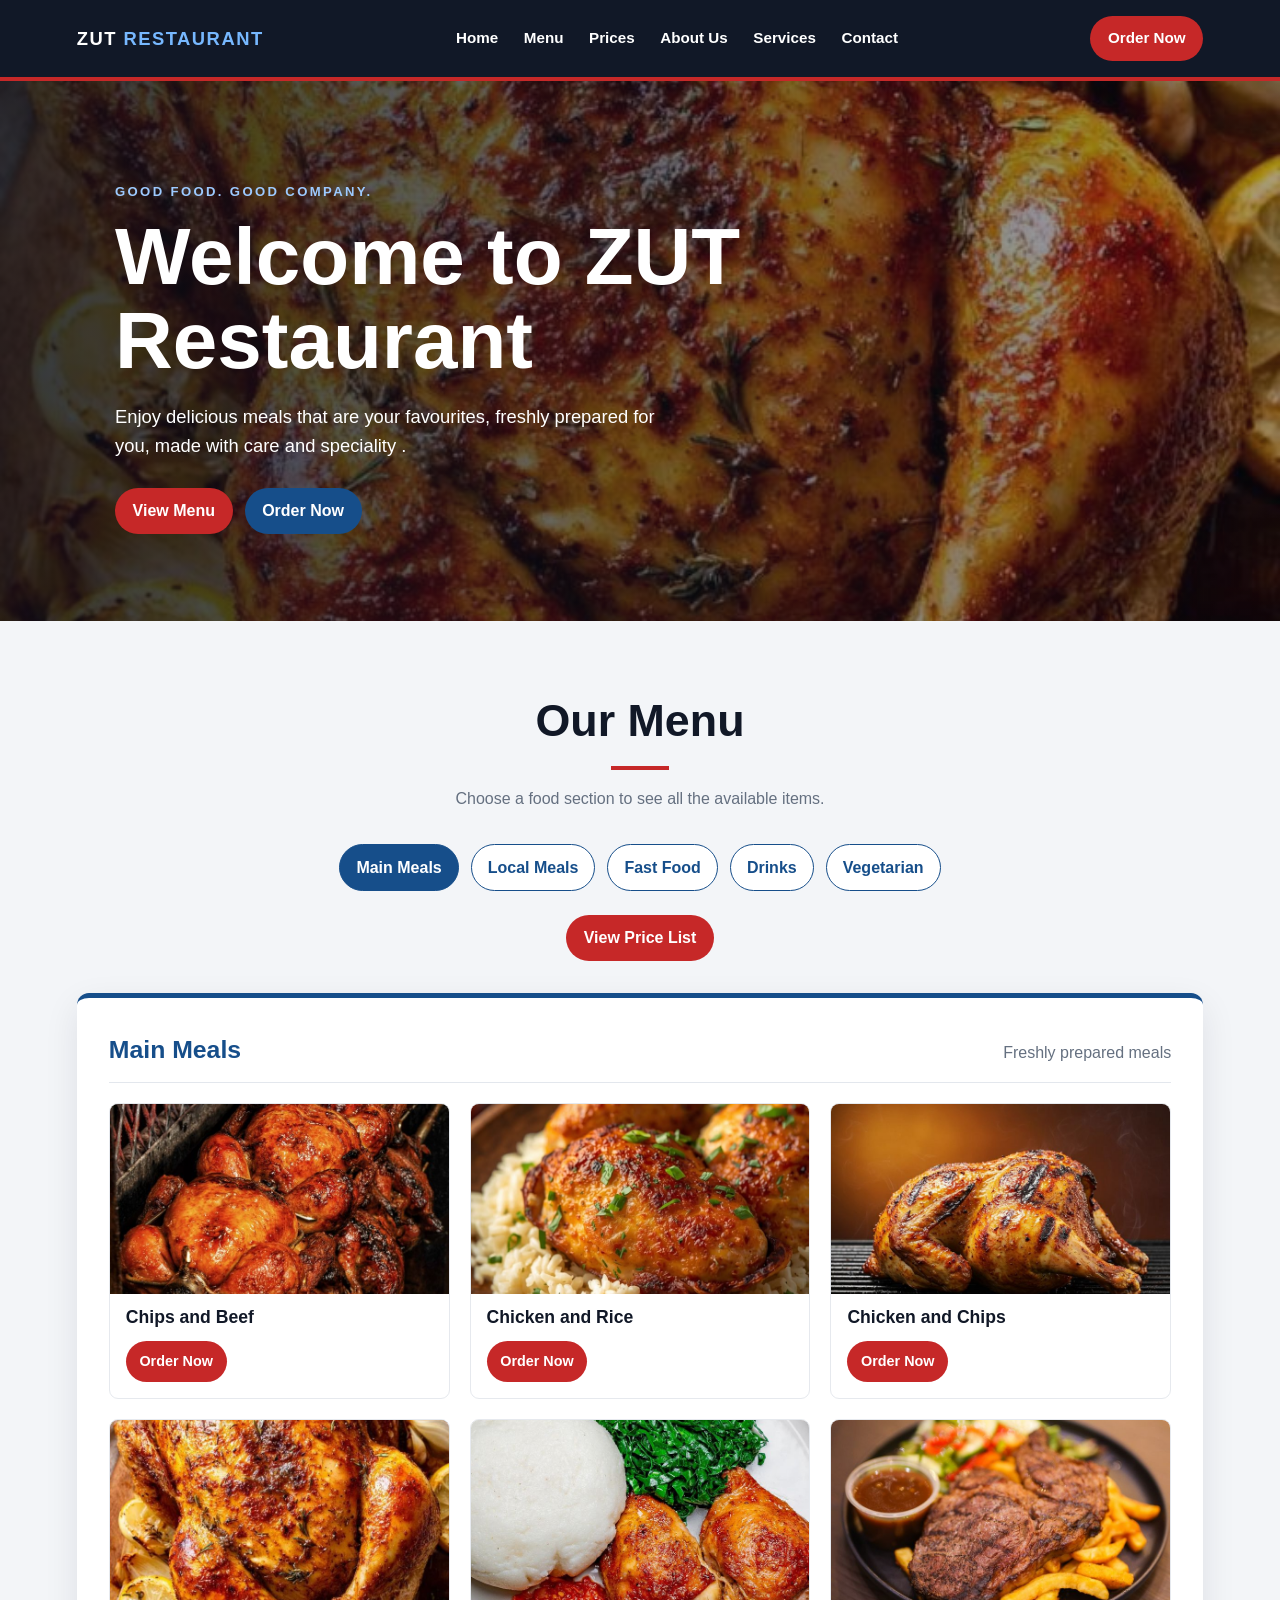
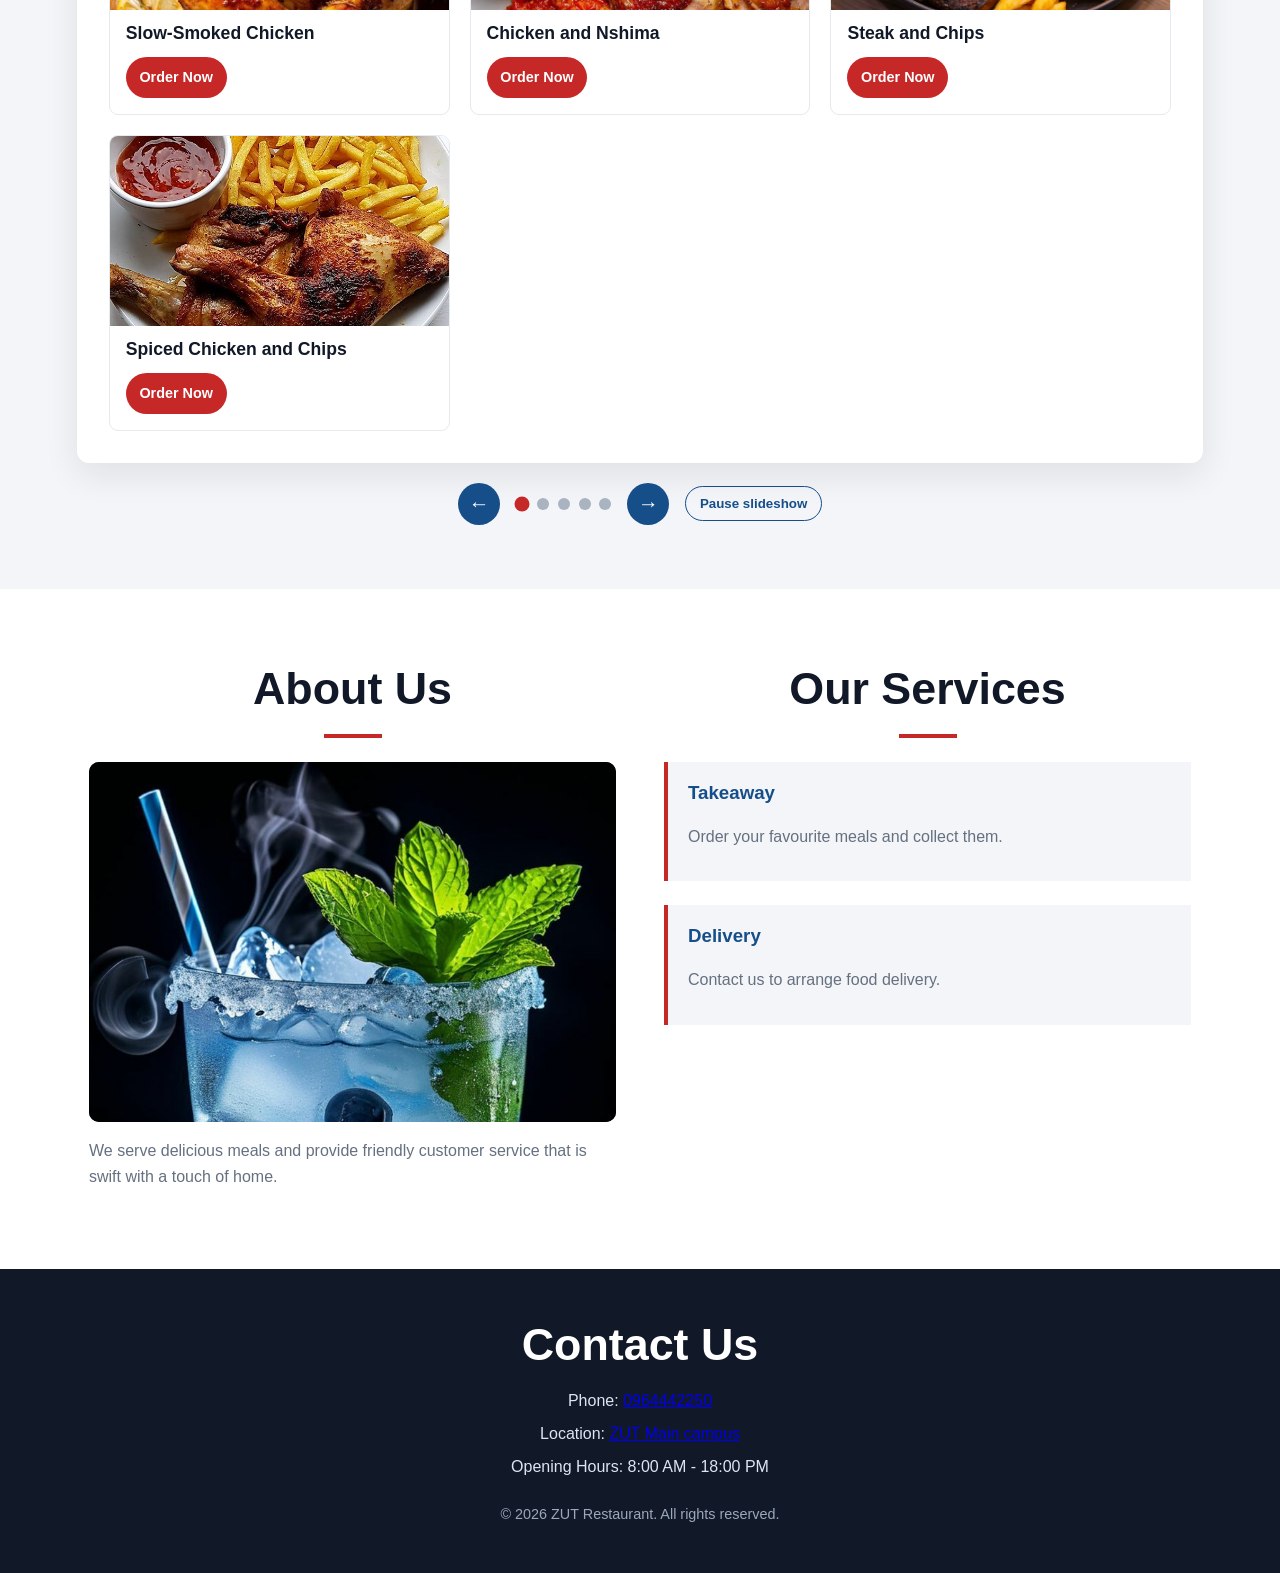
<file: index.html>
<!DOCTYPE html>
<html lang="en">
<head>
    <meta charset="UTF-8">
    <meta name="viewport" content="width=device-width, initial-scale=1.0">
    <meta name="theme-color" content="#111827">
    <title>ZUT Restaurant | Fresh, Local Food</title>
    <link rel="stylesheet" href="style.css">
</head>

<body>

    <!-- HEADER -->
    <header>
        <a href="#home" class="logo">ZUT <span>RESTAURANT</span></a>

        <nav class="main-navigation">
            <a href="#home">Home</a>
            <a href="#menu">Menu</a>
            <a href="prices.html">Prices</a>
            <a href="#about">About Us</a>
            <a href="#services">Services</a>
            <a href="#contact">Contact</a>
        </nav>

        <nav class="header-order">
            <a href="order.html">Order Now</a>
        </nav>
    </header>


    <main>

        <!-- WELCOME SECTION -->
        <section id="home" class="hero">

            <figure class="hero-image">
                <a href="image/main%20meal/Slow-Smoked%20Whole%20Chicken%20with%20Crispy%20Skin%20and%20Tender%20Meat.jpg">
                    <img src="image/main%20meal/Slow-Smoked%20Whole%20Chicken%20with%20Crispy%20Skin%20and%20Tender%20Meat.jpg"
                         alt="Freshly grilled chicken served with a colourful side salad">
                </a>
            </figure>

            <section class="hero-content">
                <p class="eyebrow">GOOD FOOD. GOOD COMPANY.</p>
                <h1>Welcome to ZUT Restaurant</h1>
                <p>Enjoy delicious meals that are your favourites, freshly prepared for you, made with care and speciality .</p>

                <nav class="hero-buttons" aria-label="Restaurant actions">
                    <a href="#menu" class="button">View Menu</a>
                    <a href="order.html" class="button">Order Now</a>
                </nav>
            </section>

        </section>


        <!-- MENU SECTION -->
        <section id="menu" class="menu-section">
            <h2>Our Menu</h2>

            <p class="menu-intro">Choose a food section to see all the available items.</p>
            <nav class="food-section-nav" aria-label="Choose a food section">
                <a href="#food-list" data-slide-index="0">Main Meals</a>
                <a href="#food-list" data-slide-index="1">Local Meals</a>
                <a href="#food-list" data-slide-index="2">Fast Food</a>
                <a href="#food-list" data-slide-index="3">Drinks</a>
                <a href="#food-list" data-slide-index="4">Vegetarian</a>
            </nav>
            <p class="price-page-link"><a class="button" href="prices.html">View Price List</a></p>
            <div class="menu-slideshow" role="region" aria-roledescription="carousel" aria-label="Restaurant menu">
                <div class="menu-slides" id="food-list" tabindex="-1">

                <!-- MAIN MEALS -->
                <section class="menu-slide" aria-label="Main meals">
                    <div class="slide-heading">
                    <h3>Main Meals</h3>
                    <p>Freshly prepared meals </p>
                    </div>

                    <article class="menu-item">
                        <a href="image/main%20meal/download%20(3).jpg">
                            <img src="image/main%20meal/download%20(3).jpg"
                                 alt="Chips and beef">
                        </a>
                        <h4>Chips and Beef</h4>
                    </article>

                    <article class="menu-item">
                        <a href="image/main%20meal/chicken%20and%20rice%20baked%20in%20oven.jpg">
                            <img src="image/main%20meal/chicken%20and%20rice%20baked%20in%20oven.jpg"
                                 alt="Chicken and rice">
                        </a>
                        <h4>Chicken and Rice</h4>
                    </article>

                    <article class="menu-item">
                        <a href="image/main%20meal/Portuguese%20Frango%20no%20Churrasco%20%28Grilled%20Chicken%29%E2%80%A6.jpg">
                            <img src="image/main%20meal/Portuguese%20Frango%20no%20Churrasco%20%28Grilled%20Chicken%29%E2%80%A6.jpg"
                                 alt="Grilled chicken served with chips">
                        </a>
                        <h4>Chicken and Chips</h4>
                    </article>

                    <article class="menu-item">
                        <a href="image/main%20meal/Slow-Smoked%20Whole%20Chicken%20with%20Crispy%20Skin%20and%20Tender%20Meat.jpg">
                            <img src="image/main%20meal/Slow-Smoked%20Whole%20Chicken%20with%20Crispy%20Skin%20and%20Tender%20Meat.jpg"
                                 alt="Whole chicken smoked until tender with crispy skin">
                        </a>
                        <h4>Slow-Smoked Chicken</h4>
                    </article>

                    <article class="menu-item">
                        <a href="image/main%20meal/Look%20at%20what%20I%20had%20my%20sadza%20with%E2%80%94an%20elite%20plate%20if%E2%80%A6.jpg">
                            <img src="image/main%20meal/Look%20at%20what%20I%20had%20my%20sadza%20with%E2%80%94an%20elite%20plate%20if%E2%80%A6.jpg"
                                 alt="Chicken, nshima and vegetables">
                        </a>
                        <h4>Chicken and Nshima</h4>
                    </article>

                    <article class="menu-item">
                        <a href="image/main%20meal/%F0%9F%8D%B4%20What%E2%80%99s%20for%20Dinner%20Tonight_%20%F0%9F%8D%B4__Tonight%E2%80%99s%E2%80%A6.jpg">
                            <img src="image/main%20meal/%F0%9F%8D%B4%20What%E2%80%99s%20for%20Dinner%20Tonight_%20%F0%9F%8D%B4__Tonight%E2%80%99s%E2%80%A6.jpg"
                                 alt="Steak served with French fries">
                        </a>
                        <h4>Steak and Chips</h4>
                    </article>

                    <article class="menu-item">
                        <a href="image/main%20meal/Nigerian%20Pepper%20Sauce-%20Ata%20Dindin%20-%20Sisi%20Jemimah.jpg">
                            <img src="image/main%20meal/Nigerian%20Pepper%20Sauce-%20Ata%20Dindin%20-%20Sisi%20Jemimah.jpg"
                                 alt="Spiced chicken with chips and pepper sauce">
                        </a>
                        <h4>Spiced Chicken and Chips</h4>
                    </article>

                </section>


                <!-- LOCAL MEALS -->
                <section class="menu-slide" aria-label="Local meals" hidden>
                    <div class="slide-heading">
                    <h3>Local Meals</h3>
                    <p>A taste of home specially done to leave you craving for more</p>
                    </div>

                    <article class="menu-item">
                        <a href="image/local%20food/Chikanda%20%20%20%20%20_%20%20%20%20TOP%2010%20Traditional%20Zambian%20Foods%20you%20MUST%20try%20%20%20%20_%20%20%20Zambia.jpg">
                            <img src="image/local%20food/Chikanda%20%20%20%20%20_%20%20%20%20TOP%2010%20Traditional%20Zambian%20Foods%20you%20MUST%20try%20%20%20%20_%20%20%20Zambia.jpg"
                                 alt="Chikanda">
                        </a>
                        <h4>Chikanda(African polony)</h4>
                    </article>

                    <article class="menu-item">
                        <a href="image/local%20food/Food_African%20food.jpg">
                            <img src="image/local%20food/Food_African%20food.jpg"
                                 alt="Ifisashi">
                        </a>
                        <h4>Ifisashi</h4>
                    </article>

                    <article class="menu-item">
                        <a href="image/local%20food/Look%20at%20what%20I%20had%20my%20sadza%20with%E2%80%94an%20elite%20plate%20if%E2%80%A6.jpg">
                            <img src="image/local%20food/Look%20at%20what%20I%20had%20my%20sadza%20with%E2%80%94an%20elite%20plate%20if%E2%80%A6.jpg"
                                 alt="Chicken and nshima">
                        </a>
                        <h4>Chicken and Nshima</h4>
                    </article>

                </section>


                <!-- FAST FOOD -->
                <section class="menu-slide" aria-label="Fast food" hidden>
                    <div class="slide-heading">
                    <h3>Swift (fast) Foods</h3>
                    <p>Quick bites of quality </p>
                    </div>

                    <article class="menu-item">
                        <a href="image/other%20categories/fast%20food/Sambusas.jpg">
                            <img src="image/other%20categories/fast%20food/Sambusas.jpg"
                                 alt="Golden samusas">
                        </a>
                        <h4>Samusas</h4>
                    </article>

                    <article class="menu-item">
                        <a href="image/other%20categories/fast%20food/Sausage%20Roll%20Recipe%20(Picnic%20Idea).jpg">
                            <img src="image/other%20categories/fast%20food/Sausage%20Roll%20Recipe%20(Picnic%20Idea).jpg"
                                 alt="Freshly baked sausage rolls">
                        </a>
                        <h4>Sausage Rolls</h4>
                    </article>

                    <article class="menu-item">
                        <a href="image/other%20categories/fast%20food/590393832434689260.jpg">
                            <img src="image/other%20categories/fast%20food/590393832434689260.jpg"
                                 alt="Crispy French fries">
                        </a>
                        <h4>French Fries</h4>
                    </article>

                    <article class="menu-item">
                        <a href="image/other%20categories/fast%20food/955889089676317716.jpg">
                            <img src="image/other%20categories/fast%20food/955889089676317716.jpg"
                                 alt="Assorted iced doughnuts">
                        </a>
                        <h4>Doughnuts</h4>
                    </article>

                    <article class="menu-item">
                        <a href="image/other%20categories/fast%20food/1138214505841096259.jpg">
                            <img src="image/other%20categories/fast%20food/1138214505841096259.jpg"
                                 alt="Toasted sandwich with cheese and vegetables">
                        </a>
                        <h4>Toasted Sandwich</h4>
                    </article>

                </section>

                <!-- DRINKS -->
                <section class="menu-slide" aria-label="Drinks" hidden>
                    <div class="slide-heading">
                    <h3>Drinks</h3>
                    <p>Refreshing drinks and cold treats</p>
                    </div>

                    <article class="menu-item">
                        <a href="image/other%20categories/drinks/Coca%20Cola%20%F0%9F%A5%83.jpg">
                            <img src="image/other%20categories/drinks/Coca%20Cola%20%F0%9F%A5%83.jpg"
                                 alt="Coca-Cola">
                        </a>
                        <h4>Coca-Cola</h4>
                    </article>

                    <article class="menu-item">
                        <a href="image/other%20categories/drinks/740068151305702632.jpg">
                            <img src="image/other%20categories/drinks/740068151305702632.jpg"
                                 alt="Assorted fruit mocktails">
                        </a>
                        <h4>Fruit Mocktails</h4>
                    </article>

                    <article class="menu-item">
                        <a href="image/other%20categories/drinks/1084663891532659304.jpg">
                            <img src="image/other%20categories/drinks/1084663891532659304.jpg"
                                 alt="Iced lemonade with fresh lemon">
                        </a>
                        <h4>Iced Lemonade</h4>
                    </article>

                    <article class="menu-item">
                        <a href="image/other%20categories/drinks/955607614698612137.jpg">
                            <img src="image/other%20categories/drinks/955607614698612137.jpg"
                                 alt="Chilled Coca-Cola in a glass bottle">
                        </a>
                        <h4> Coca-Cola</h4>
                    </article>

                    <article class="menu-item">
                        <a href="image/other%20categories/drinks/Easy%20Oreo%20Milkshake%20%28Only%203%20Ingredients%21%29.jpg">
                            <img src="image/other%20categories/drinks/Easy%20Oreo%20Milkshake%20%28Only%203%20Ingredients%21%29.jpg"
                                 alt="Creamy Oreo milkshake">
                        </a>
                        <h4>Oreo Milkshake</h4>
                    </article>

                </section>

                <!-- VEGETARIAN -->
                <section class="menu-slide" aria-label="Vegetarian meals" hidden>
                    <div class="slide-heading">
                    <h3>Vegetarian Meals</h3>
                    <p>Fresh salads and meat-free meals</p>
                    </div>

                    <article class="menu-item">
                        <a href="image/other%20categories/vagetarian%20meal/Best%20Simple%20Side%20Salad.jpg">
                            <img src="image/other%20categories/vagetarian%20meal/Best%20Simple%20Side%20Salad.jpg"
                                 alt="Fresh side salad">
                        </a>
                        <h4>Fresh Side Salad</h4>
                    </article>

                    <article class="menu-item">
                        <a href="image/other%20categories/vagetarian%20meal/31%20Hearty%20Vegan%20Dinner%20Recipes%20for%20Veganuary%202024.jpg">
                            <img src="image/other%20categories/vagetarian%20meal/31%20Hearty%20Vegan%20Dinner%20Recipes%20for%20Veganuary%202024.jpg"
                                 alt="Hearty vegan dinner bowl with vegetables and grains">
                        </a>
                        <h4>Hearty Vegan Bowl</h4>
                    </article>

                    <article class="menu-item">
                        <a href="image/other%20categories/vagetarian%20meal/Coleslaw%20Recipe%20%7BOnly%204%20Ingredients%21%7D.jpg">
                            <img src="image/other%20categories/vagetarian%20meal/Coleslaw%20Recipe%20%7BOnly%204%20Ingredients%21%7D.jpg"
                                 alt="Creamy cabbage and carrot coleslaw">
                        </a>
                        <h4>Coleslaw</h4>
                    </article>

                    <article class="menu-item">
                        <a href="image/other%20categories/vagetarian%20meal/Easy%20Vegan%20Dinner%20Recipes%20for%20Beginners.jpg">
                            <img src="image/other%20categories/vagetarian%20meal/Easy%20Vegan%20Dinner%20Recipes%20for%20Beginners.jpg"
                                 alt="Baked sweet potatoes filled with a vegan vegetable mixture">
                        </a>
                        <h4>Stuffed Sweet Potato</h4>
                    </article>

                    <article class="menu-item">
                        <a href="image/other%20categories/vagetarian%20meal/Recipes%20By%20Emily.jpg">
                            <img src="image/other%20categories/vagetarian%20meal/Recipes%20By%20Emily.jpg"
                                 alt="Steamed broccoli, cauliflower and carrots">
                        </a>
                        <h4>Steamed Vegetables</h4>
                    </article>

                </section>

                </div>
                <nav class="carousel-controls" aria-label="Menu slideshow controls">
                    <button class="carousel-arrow" type="button" data-direction="-1" aria-label="Previous menu category">&#8592;</button>
                    <div class="carousel-dots" role="group" aria-label="Choose menu category"></div>
                    <button class="carousel-arrow" type="button" data-direction="1" aria-label="Next menu category">&#8594;</button>
                    <button class="carousel-toggle" type="button" aria-pressed="false">Pause slideshow</button>
                </nav>
                <p class="visually-hidden" aria-live="polite" aria-atomic="true" id="slide-status"></p>
            </div>
        </section>


        <!-- ABOUT US AND SERVICES -->
        <section class="information">

            <section id="about" class="about-us">
                <h2>About Us</h2>

                <figure>
                    <a href="image/other%20categories/drinks/M%C3%A1y%20l%C3%A0m%20%C4%91%C3%A1%20vi%C3%AAn%20vu%C3%B4ng.jpg">
                        <img src="image/other%20categories/drinks/M%C3%A1y%20l%C3%A0m%20%C4%91%C3%A1%20vi%C3%AAn%20vu%C3%B4ng.jpg"
                             alt="A tall glass of bright blue iced drink with blueberries and mint">
                    </a>
                </figure>

                <p>
                    We serve delicious meals and provide
                    friendly customer service that is swift with a touch of home.
                </p>
            </section>


            <section id="services" class="services">
                <h2>Our Services</h2>

                <article class="service-item" data-order-type="takeaway">
                    <h3>Takeaway</h3>
                    <p>Order your favourite meals and collect them.</p>
                </article>

                <article class="service-item" data-order-type="delivery">
                    <h3>Delivery</h3>
                    <p>Contact us to arrange food delivery.</p>
                </article>
            </section>

        </section>

    </main>


    <!-- FOOTER -->
    <footer id="contact">
        <h2>Contact Us</h2>
        <p>Phone: <a href="tel:+260964442250">0964442250</a></p>
        <p>Location: <a href="https://www.google.com/maps/search/?api=1&amp;query=ZUT%20Main%20Campus" target="_blank" rel="noopener noreferrer">ZUT Main campus</a></p>
        <p>Opening Hours: 8:00 AM - 18:00 PM</p>

        <p>&copy; 2026 ZUT Restaurant. All rights reserved.</p>
    </footer>

<script src="script.js"></script>
</body>
</html>
</file>
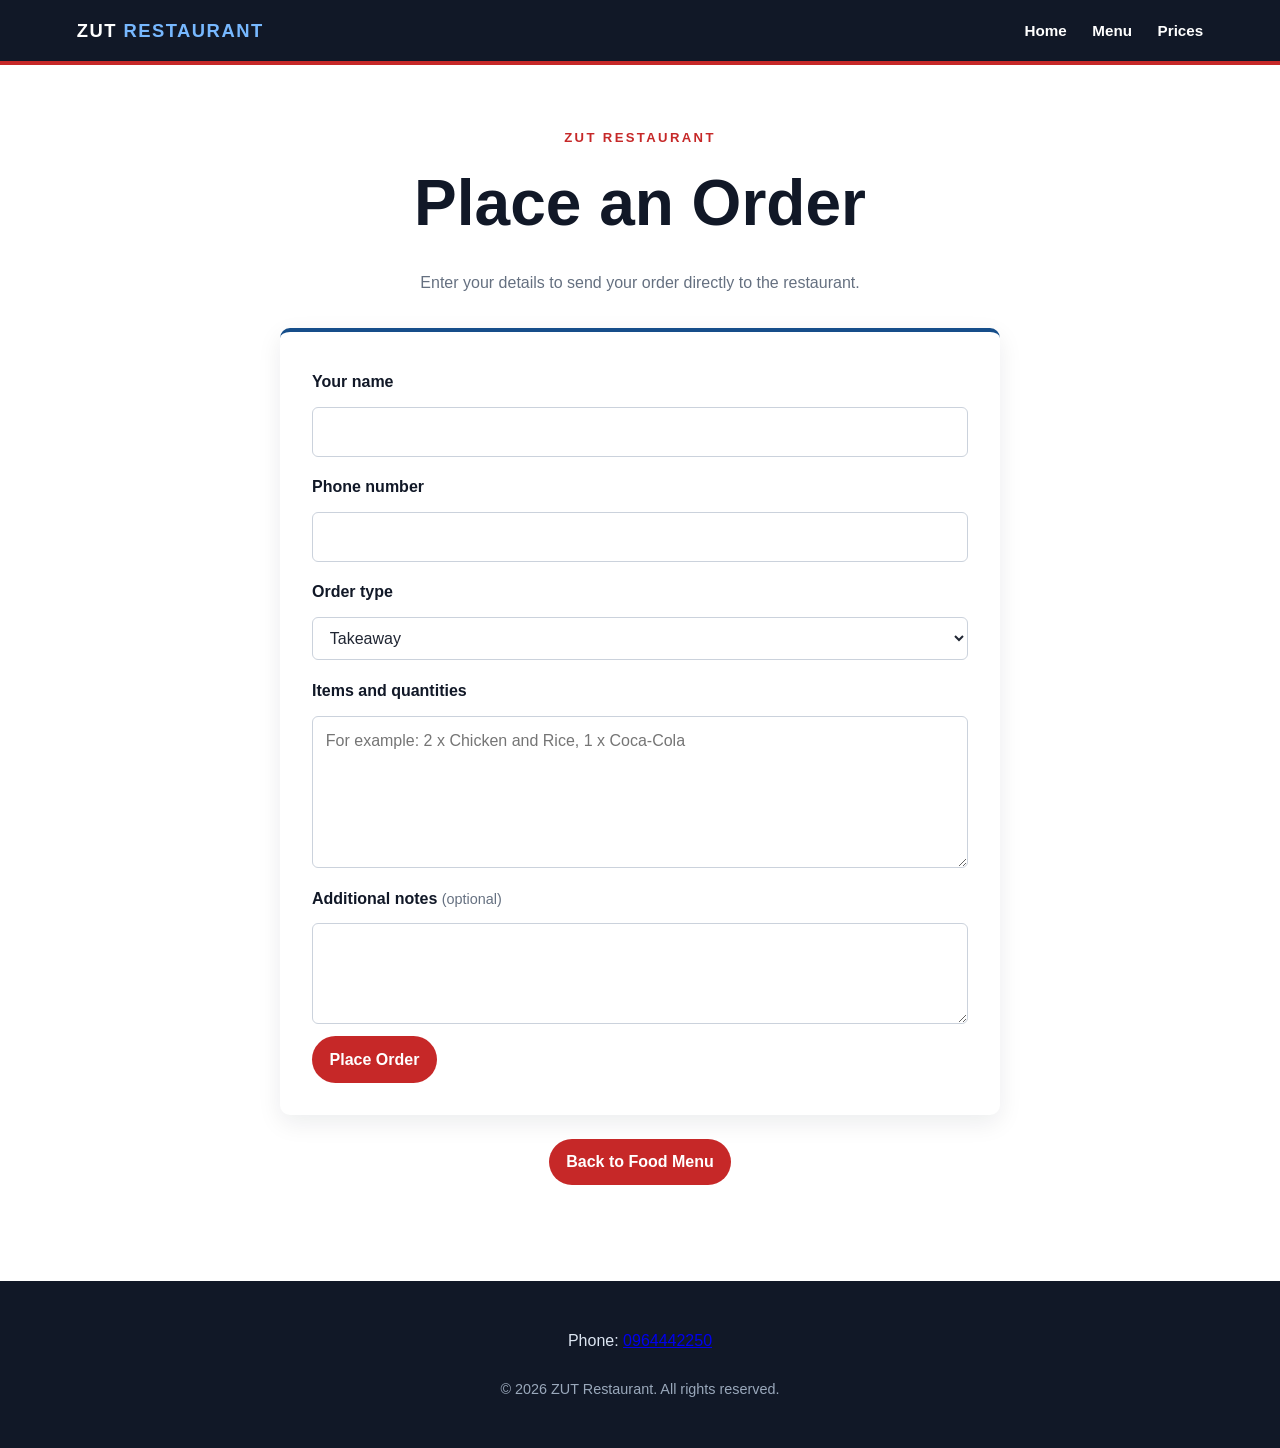
<file: order.html>
<!DOCTYPE html>
<html lang="en">
<head>
    <meta charset="UTF-8">
    <meta name="viewport" content="width=device-width, initial-scale=1.0">
    <meta name="theme-color" content="#111827">
    <title>Place an Order | ZUT Restaurant</title>
    <link rel="stylesheet" href="style.css">
</head>
<body>
    <header>
        <a href="index.html#home" class="logo">ZUT <span>RESTAURANT</span></a>
        <nav class="main-navigation" aria-label="Main navigation">
            <a href="index.html#home">Home</a>
            <a href="index.html#menu">Menu</a>
            <a href="prices.html">Prices</a>
        </nav>
    </header>

    <main class="order-page">
        <section class="order-intro">
            <p class="eyebrow">ZUT RESTAURANT</p>
            <h1>Place an Order</h1>
            <p>Enter your details to send your order directly to the restaurant.</p>
        </section>

        <form class="order-form" id="order-form">
            <label for="customer-name">Your name</label>
            <input id="customer-name" name="customer_name" type="text" maxlength="120" autocomplete="name" required>

            <label for="phone">Phone number</label>
            <input id="phone" name="phone" type="tel" maxlength="30" autocomplete="tel" required>

            <label for="order-type">Order type</label>
            <select id="order-type" name="order_type" required>
                <option value="takeaway">Takeaway</option>
                <option value="delivery">Delivery</option>
            </select>

            <div class="delivery-address-field" hidden>
                <label for="delivery-address">Delivery address</label>
                <textarea id="delivery-address" name="delivery_address" maxlength="300" rows="3" autocomplete="street-address"></textarea>
            </div>

            <label for="items">Items and quantities</label>
            <textarea id="items" name="items" maxlength="1000" rows="5" required
                      placeholder="For example: 2 x Chicken and Rice, 1 x Coca-Cola"></textarea>

            <label for="notes">Additional notes <span class="form-optional">(optional)</span></label>
            <textarea id="notes" name="notes" maxlength="1000" rows="3"></textarea>

            <button class="button order-submit" type="submit">Place Order</button>
        </form>

        <p id="order-status" class="order-notice" role="status" aria-live="polite" hidden></p>

        <p class="prices-back"><a class="button" href="index.html#menu">Back to Food Menu</a></p>
    </main>

    <footer>
        <p>Phone: <a href="tel:+260964442250">0964442250</a></p>
        <p>&copy; 2026 ZUT Restaurant. All rights reserved.</p>
    </footer>

    <script>
        const orderForm = document.querySelector("#order-form");
        const orderType = document.querySelector("#order-type");
        const addressField = document.querySelector("#delivery-address");
        const addressContainer = addressField.closest(".delivery-address-field");
        const itemsField = document.querySelector("#items");
        const statusMessage = document.querySelector("#order-status");
        const submitButton = orderForm.querySelector("button[type=submit]");

        const selectedItems = new URLSearchParams(window.location.search).get("items");
        if (selectedItems) itemsField.value = selectedItems;

        function updateDeliveryAddress() {
            const isDelivery = orderType.value === "delivery";
            addressField.required = isDelivery;
            addressContainer.hidden = !isDelivery;
        }

        orderType.addEventListener("change", updateDeliveryAddress);
        updateDeliveryAddress();

        orderForm.addEventListener("submit", event => {
            event.preventDefault();
            const data = new FormData(orderForm);
            statusMessage.hidden = false;
            statusMessage.className = "order-notice";
            statusMessage.textContent = "Sending your order…";
            submitButton.disabled = true;

            fetch("/api/order", {
                method: "POST",
                headers: { "Content-Type": "application/json" },
                body: JSON.stringify(Object.fromEntries(data.entries())),
            })
                .then(async response => {
                    const result = await response.json().catch(() => ({}));
                    if (!response.ok) throw new Error(result.error || "We could not send your order.");
                    statusMessage.classList.add("order-notice-success");
                    statusMessage.textContent = `Your order was sent to the restaurant. Reference: ${result.orderReference}.`;
                    orderForm.reset();
                    itemsField.value = "";
                    updateDeliveryAddress();
                })
                .catch(error => {
                    statusMessage.classList.add("order-notice-error");
                    statusMessage.textContent = error.message || "We could not send your order. Please call the restaurant.";
                })
                .finally(() => {
                    submitButton.disabled = false;
                });
        });
    </script>
</body>
</html>
</file>
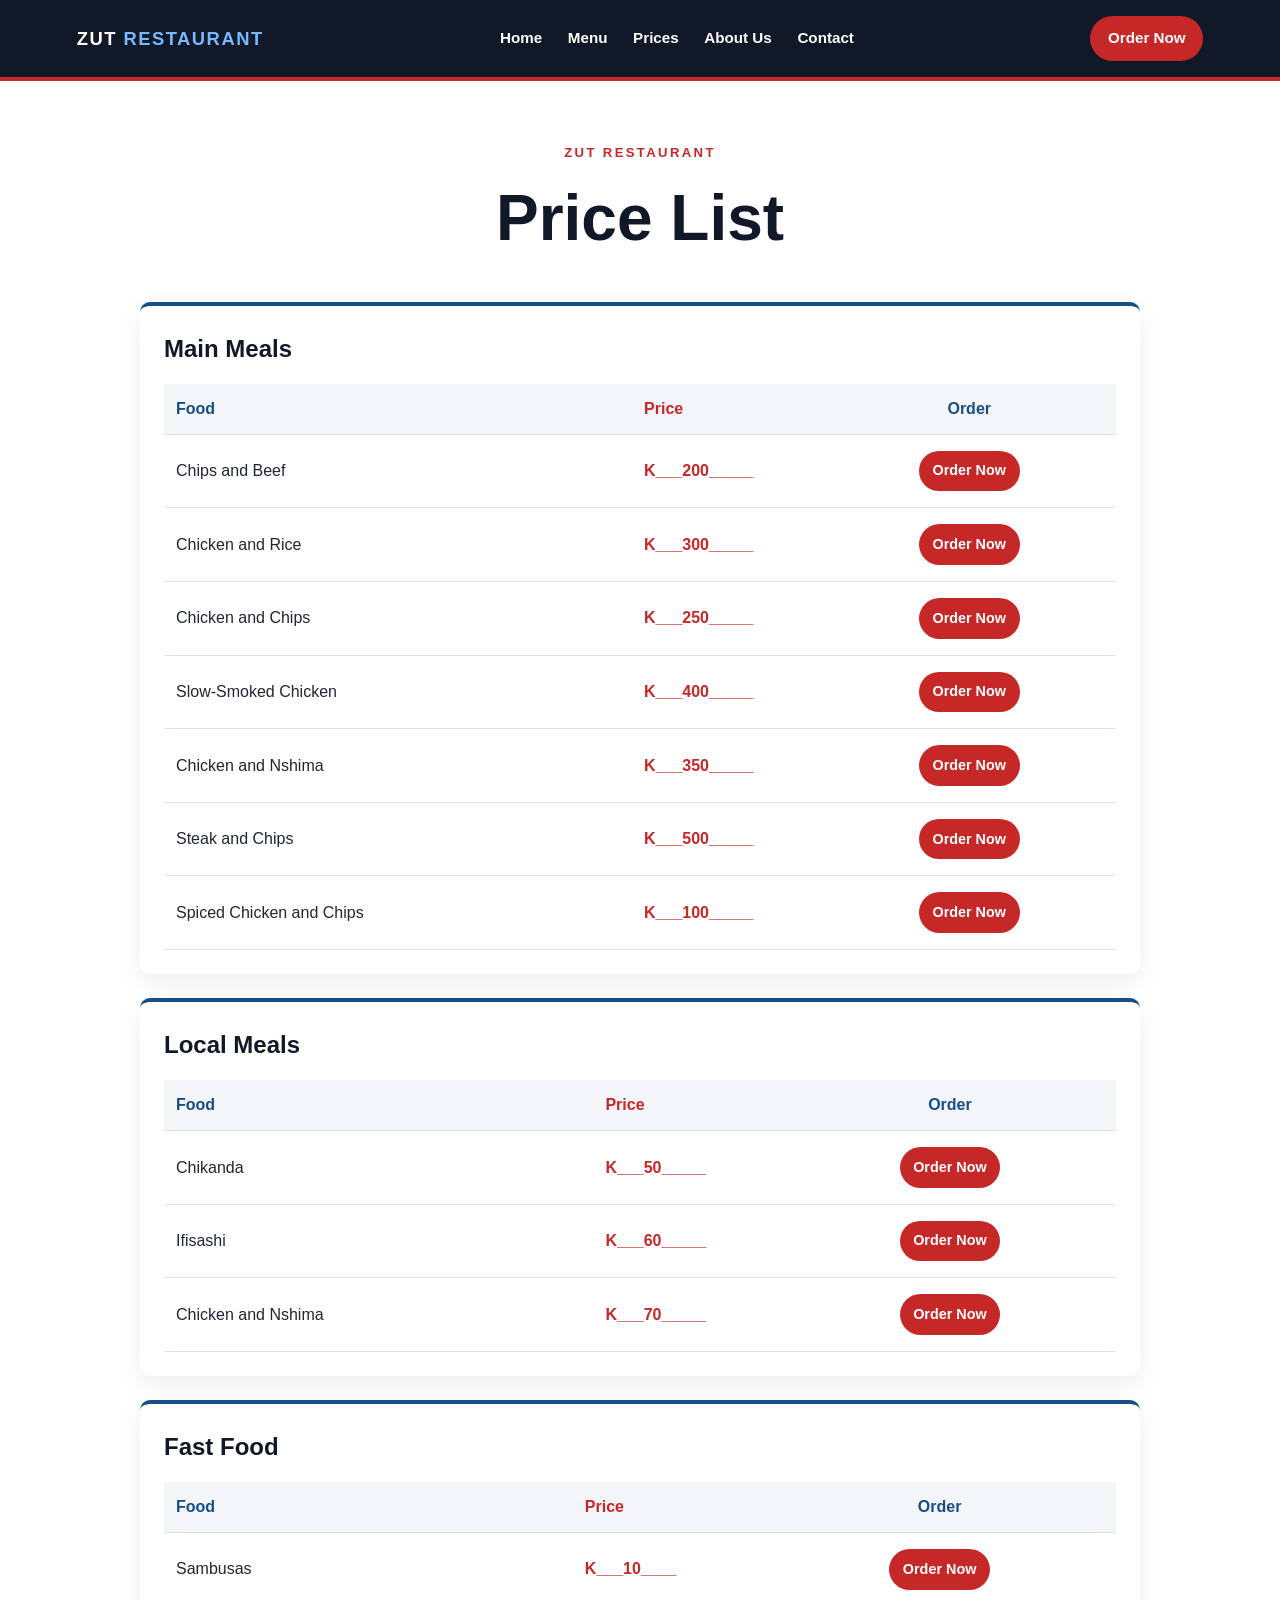
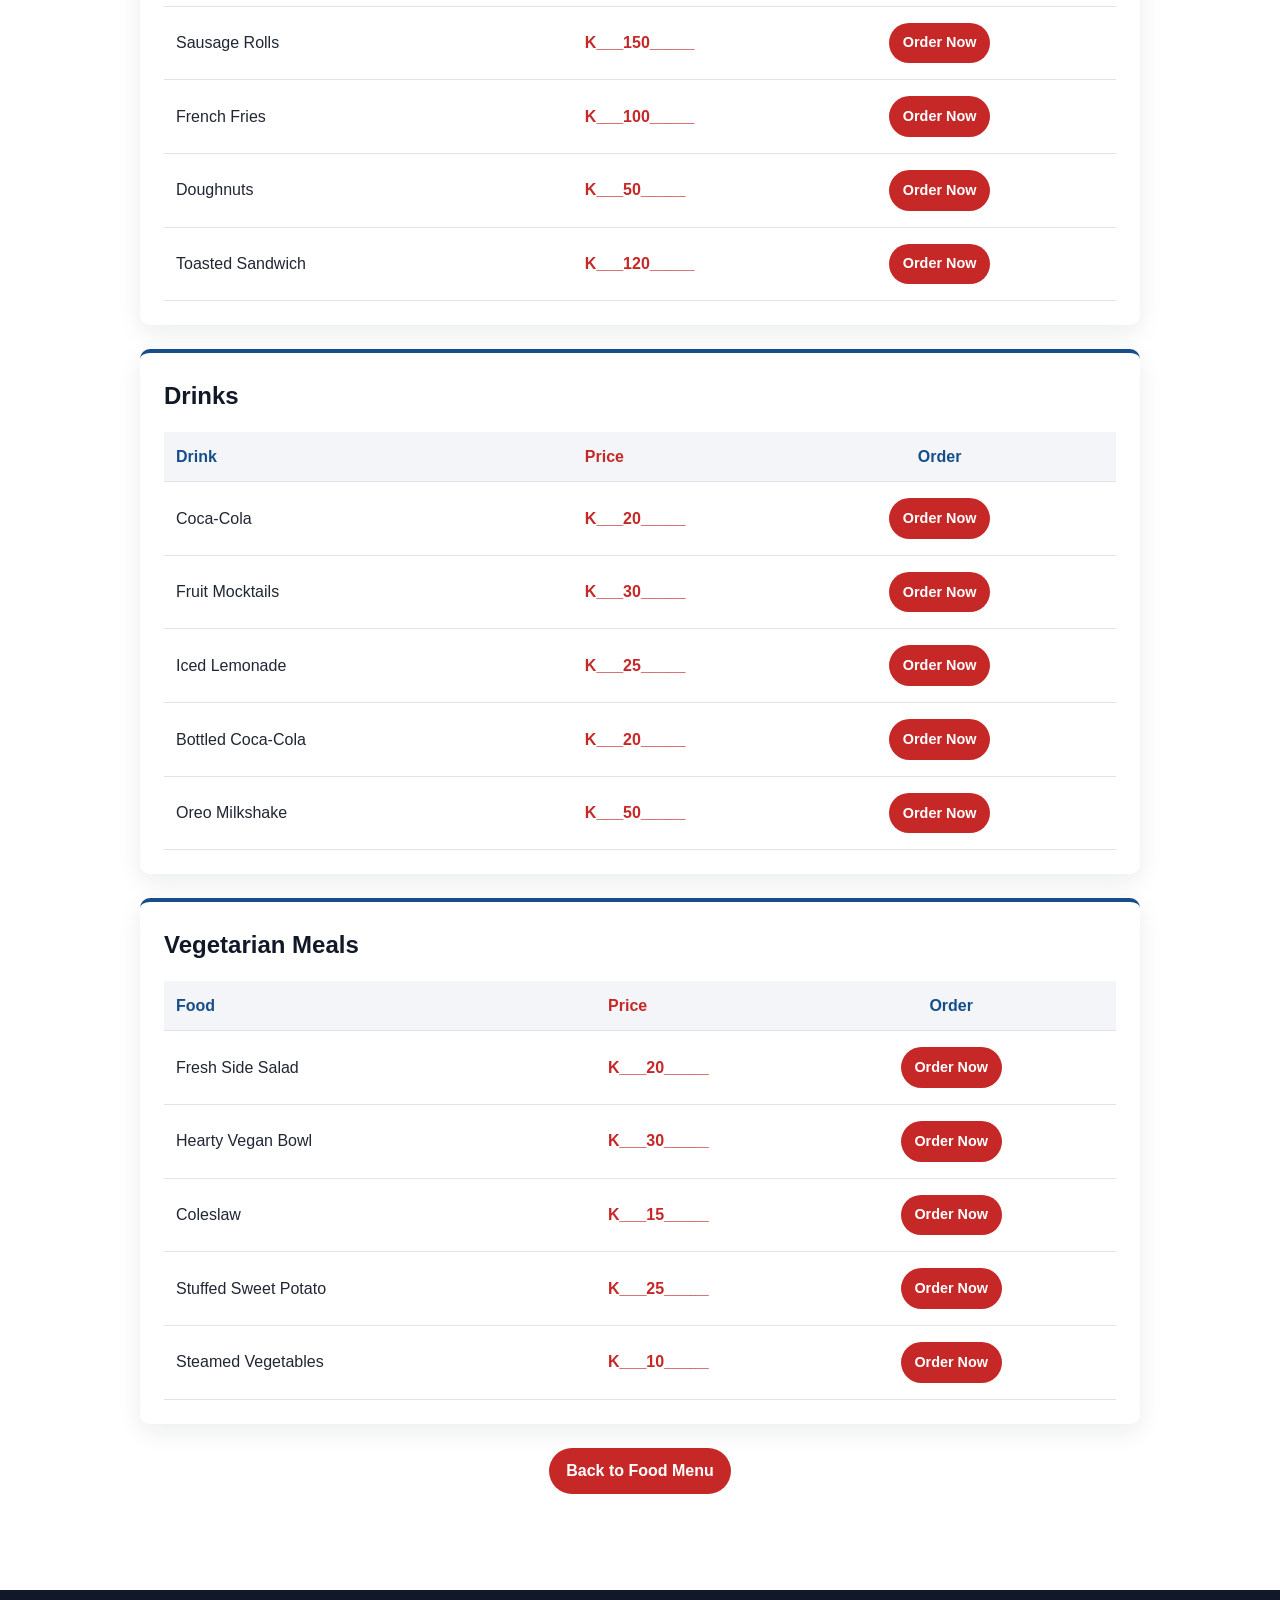
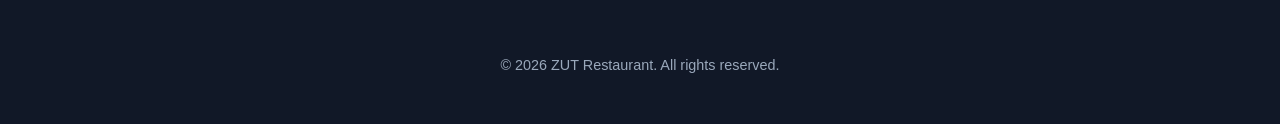
<file: prices.html>
<!DOCTYPE html>
<html lang="en">
<head>
    <meta charset="UTF-8">
    <meta name="viewport" content="width=device-width, initial-scale=1.0">
    <meta name="theme-color" content="#111827">
    <title>Price List | ZUT Restaurant</title>
    <link rel="stylesheet" href="style.css">
</head>
<body>
    <header>
        <a href="index.html#home" class="logo">ZUT <span>RESTAURANT</span></a>
        <nav class="main-navigation" aria-label="Main navigation">
            <a href="index.html#home">Home</a>
            <a href="index.html#menu">Menu</a>
            <a href="prices.html" aria-current="page">Prices</a>
            <a href="index.html#about">About Us</a>
            <a href="index.html#contact">Contact</a>
        </nav>
        <nav class="header-order" aria-label="Restaurant actions">
            <a href="order.html">Order Now</a>
        </nav>
    </header>

    <main class="prices-page">
        <section class="prices-intro">
            <p class="eyebrow">ZUT RESTAURANT</p>
            <h1>Price List</h1>
            
        </section>

        <section class="price-category" aria-labelledby="main-meals-title">
            <h2 id="main-meals-title">Main Meals</h2>
            <table>
                <thead><tr><th scope="col">Food</th><th scope="col">Price</th></tr></thead>
                <tbody>
                    <tr><td>Chips and Beef</td><td>K___200_____</td></tr>
                    <tr><td>Chicken and Rice</td><td>K___300_____</td></tr>
                    <tr><td>Chicken and Chips</td><td>K___250_____</td></tr>
                    <tr><td>Slow-Smoked Chicken</td><td>K___400_____</td></tr>
                    <tr><td>Chicken and Nshima</td><td>K___350_____</td></tr>
                    <tr><td>Steak and Chips</td><td>K___500_____</td></tr>
                    <tr><td>Spiced Chicken and Chips</td><td>K___100_____</td></tr>
                </tbody>
            </table>
        </section>

        <section class="price-category" aria-labelledby="local-meals-title">
            <h2 id="local-meals-title">Local Meals</h2>
            <table>
                <thead><tr><th scope="col">Food</th><th scope="col">Price</th></tr></thead>
                <tbody>
                    <tr><td>Chikanda</td><td>K___50_____</td></tr>
                    <tr><td>Ifisashi</td><td>K___60_____</td></tr>
                    <tr><td>Chicken and Nshima</td><td>K___70_____</td></tr>
                </tbody>
            </table>
        </section>

        <section class="price-category" aria-labelledby="fast-food-title">
            <h2 id="fast-food-title">Fast Food</h2>
            <table>
                <thead><tr><th scope="col">Food</th><th scope="col">Price</th></tr></thead>
                <tbody>
                    <tr><td>Sambusas</td><td>K___10____</td></tr>
                    <tr><td>Sausage Rolls</td><td>K___150_____</td></tr>
                    <tr><td>French Fries</td><td>K___100_____</td></tr>
                    <tr><td>Doughnuts</td><td>K___50_____</td></tr>
                    <tr><td>Toasted Sandwich</td><td>K___120_____</td></tr>
                </tbody>
            </table>
        </section>

        <section class="price-category" aria-labelledby="drinks-title">
            <h2 id="drinks-title">Drinks</h2>
            <table>
                <thead><tr><th scope="col">Drink</th><th scope="col">Price</th></tr></thead>
                <tbody>
                    <tr><td>Coca-Cola</td><td>K___20_____</td></tr>
                    <tr><td>Fruit Mocktails</td><td>K___30_____</td></tr>
                    <tr><td>Iced Lemonade</td><td>K___25_____</td></tr>
                    <tr><td>Bottled Coca-Cola</td><td>K___20_____</td></tr>
                    <tr><td>Oreo Milkshake</td><td>K___50_____</td></tr>
                </tbody>
            </table>
        </section>

        <section class="price-category" aria-labelledby="vegetarian-title">
            <h2 id="vegetarian-title">Vegetarian Meals</h2>
            <table>
                <thead><tr><th scope="col">Food</th><th scope="col">Price</th></tr></thead>
                <tbody>
                    <tr><td>Fresh Side Salad</td><td>K___20_____</td></tr>
                    <tr><td>Hearty Vegan Bowl</td><td>K___30_____</td></tr>
                    <tr><td>Coleslaw</td><td>K___15_____</td></tr>
                    <tr><td>Stuffed Sweet Potato</td><td>K___25_____</td></tr>
                    <tr><td>Steamed Vegetables</td><td>K___10_____</td></tr>
                </tbody>
            </table>
        </section>

        <p class="prices-back"><a class="button" href="index.html#menu">Back to Food Menu</a></p>
    </main>

    <footer>
        <p>&copy; 2026 ZUT Restaurant. All rights reserved.</p>
    </footer>
    <script src="script.js"></script>
</body>
</html>
</file>
<file: style.css>
:root {
    color-scheme: light;
    --red: #c62828;
    --blue: #164e8a;
    --black: #111827;
    --ink: #202633;
    --muted: #657080;
    --paper: #fff;
    --soft: #f3f5f8;
}

* {
    box-sizing: border-box;
}

html {
    scroll-behavior: smooth;
}

body {
    margin: 0;
    color: var(--ink);
    background: var(--paper);
    font-family: "Segoe UI", Arial, sans-serif;
    line-height: 1.6;
}

header {
    position: sticky;
    z-index: 5;
    top: 0;
    display: flex;
    align-items: center;
    justify-content: space-between;
    gap: 1.5rem;
    padding: 1rem clamp(1.25rem, 6vw, 5rem);
    color: var(--paper);
    background: var(--black);
    border-bottom: 4px solid var(--red);
}

.logo {
    color: var(--paper);
    font-size: 1.15rem;
    font-weight: 800;
    letter-spacing: .08em;
    text-decoration: none;
    white-space: nowrap;
}

.logo span {
    color: #77b8ff;
}

.main-navigation {
    display: flex;
    flex-wrap: wrap;
    justify-content: center;
    gap: clamp(.7rem, 2vw, 1.6rem);
}

.main-navigation a,
.header-order a {
    color: var(--paper);
    font-size: .95rem;
    font-weight: 600;
    text-decoration: none;
}

.main-navigation a:hover,
.main-navigation a:focus-visible {
    color: #91c6ff;
}

.header-order a,
.button {
    display: inline-block;
    padding: .65rem 1.1rem;
    border-radius: 999px;
    background: var(--red);
}

.header-order a:hover,
.button:hover {
    background: #a51f1f;
}

.hero {
    position: relative;
    display: grid;
    min-height: 540px;
    place-items: center;
    overflow: hidden;
    color: var(--paper);
    background: var(--black);
}

.hero-image,
.hero-image::after {
    position: absolute;
    inset: 0;
}

.hero-image {
    margin: 0;
}

.hero-image::after {
    content: "";
    background: linear-gradient(90deg, rgb(8 13 22 / 82%), rgb(8 13 22 / 34%));
}

.hero-image img {
    width: 100%;
    height: 100%;
    object-fit: cover;
}

.hero-content {
    position: relative;
    z-index: 1;
    width: min(100% - 2rem, 1050px);
    padding: 5rem 0;
}

.eyebrow {
    color: #9dcaff;
    font-size: .82rem;
    font-weight: 800;
    letter-spacing: .18em;
}

.hero h1 {
    max-width: 700px;
    margin: .25rem 0 1rem;
    font-size: clamp(2.5rem, 7vw, 5rem);
    line-height: 1.05;
}

.hero-content > p:not(.eyebrow) {
    max-width: 560px;
    font-size: 1.15rem;
}

.hero-buttons {
    display: flex;
    flex-wrap: wrap;
    gap: .75rem;
    margin-top: 1.7rem;
}

.button {
    color: var(--paper);
    font-weight: 700;
    text-decoration: none;
}

.button + .button {
    background: var(--blue);
}

.menu-section {
    padding: 4rem clamp(1.25rem, 6vw, 5rem);
    background: var(--soft);
}

.menu-section > h2,
.information h2,
footer h2 {
    margin: 0;
    color: var(--black);
    font-size: clamp(2rem, 4vw, 2.8rem);
    text-align: center;
}

.menu-section > h2::after,
.information h2::after {
    display: block;
    width: 58px;
    height: 4px;
    margin: .6rem auto 0;
    background: var(--red);
    content: "";
}

.menu-intro {
    margin: 1rem 0 2rem;
    color: var(--muted);
    text-align: center;
}

.food-section-nav {
    display: flex;
    flex-wrap: wrap;
    justify-content: center;
    gap: .75rem;
    margin: 0 auto 1.5rem;
}

.food-section-nav a {
    padding: .6rem 1rem;
    border: 1px solid var(--blue);
    border-radius: 999px;
    color: var(--blue);
    background: var(--paper);
    font-weight: 700;
    text-decoration: none;
}

.food-section-nav a:hover,
.food-section-nav a:focus-visible,
.food-section-nav a[aria-current="true"] {
    color: var(--paper);
    background: var(--blue);
}

.menu-slideshow {
    max-width: 1150px;
    margin: 0 auto;
}

.menu-slides {
    min-height: 400px;
    padding: 2rem;
    border-top: 5px solid var(--blue);
    border-radius: 12px;
    background: var(--paper);
    box-shadow: 0 12px 35px rgb(17 24 39 / 9%);
}

.menu-slide[hidden] {
    display: none;
}

.menu-slide {
    display: grid;
    grid-template-columns: repeat(3, minmax(0, 1fr));
    gap: 1.25rem;
}

.slide-heading {
    grid-column: 1 / -1;
    display: flex;
    align-items: baseline;
    justify-content: space-between;
    gap: 1rem;
    border-bottom: 1px solid #e3e7ed;
}

.slide-heading h3 {
    margin: 0 0 .75rem;
    color: var(--blue);
    font-size: 1.55rem;
}

.slide-heading p {
    margin: 0 0 .75rem;
    color: var(--muted);
}

.menu-item {
    overflow: hidden;
    border: 1px solid #e6e9ee;
    border-radius: 9px;
    background: var(--paper);
}

.menu-item img {
    display: block;
    width: 100%;
    height: 190px;
    object-fit: cover;
}

.menu-item h4,
.menu-item p {
    margin: .6rem 1rem;
}

.menu-item h4 {
    color: var(--black);
    font-size: 1.1rem;
}

.menu-item p {
    margin-bottom: 1rem;
    color: var(--red);
    font-weight: 700;
}

.website-order-link {
    display: inline-block;
    padding: .55rem .85rem;
    border-radius: 999px;
    color: var(--paper);
    background: var(--red);
    font-size: .9rem;
    font-weight: 700;
    text-align: center;
    text-decoration: none;
}

.website-order-link:hover,
.website-order-link:focus-visible {
    color: var(--paper);
    background: #a82323;
}

.menu-item .website-order-link {
    margin: 0 1rem 1rem;
}

.price-page-link,
.prices-back {
    margin: 1.5rem 0 2rem;
    text-align: center;
}

.prices-page {
    width: min(100% - 2rem, 1000px);
    margin: 0 auto;
    padding: 3rem 0 4rem;
}

.prices-intro {
    margin-bottom: 2rem;
    text-align: center;
}

.prices-intro .eyebrow {
    margin-bottom: .25rem;
    color: var(--red);
}

.prices-intro h1 {
    margin: 0;
    color: var(--black);
    font-size: clamp(2.5rem, 6vw, 4rem);
}

.prices-intro > p:last-child {
    color: var(--muted);
}

.price-category {
    margin: 1.5rem 0;
    padding: 1.5rem;
    overflow-x: auto;
    border-top: 4px solid var(--blue);
    border-radius: 10px;
    background: var(--paper);
    box-shadow: 0 8px 24px rgb(17 24 39 / 8%);
}

.price-category h2 {
    margin: 0 0 1rem;
    color: var(--black);
}

.price-category table {
    width: 100%;
    border-collapse: collapse;
    text-align: left;
}

.price-category th,
.price-category td {
    padding: .75rem;
    border-bottom: 1px solid #dfe4eb;
}

.price-category th {
    color: var(--blue);
    background: var(--soft);
}

.price-category th:nth-child(2),
.price-category td:nth-child(2) {
    width: 20%;
    color: var(--red);
    font-weight: 700;
}

.price-category th:nth-child(n + 3),
.price-category td:nth-child(n + 3) {
    text-align: center;
}

.price-category th:last-child,
.price-category td:last-child {
    width: auto;
}

.price-category .website-order-link {
    margin: .25rem;
    white-space: normal;
}

.carousel-controls {
    display: flex;
    align-items: center;
    justify-content: center;
    gap: 1rem;
    margin-top: 1.25rem;
}

.carousel-arrow,
.carousel-toggle,
.carousel-dot {
    border: 0;
    cursor: pointer;
}

.carousel-arrow {
    width: 42px;
    height: 42px;
    border-radius: 50%;
    color: var(--paper);
    background: var(--blue);
    font-size: 1.3rem;
}

.carousel-dots {
    display: flex;
    gap: .55rem;
}

.carousel-dot {
    width: 12px;
    height: 12px;
    padding: 0;
    border-radius: 50%;
    background: #aab3c0;
}

.carousel-dot[aria-current="true"] {
    background: var(--red);
    transform: scale(1.25);
}

.carousel-toggle {
    padding: .55rem .85rem;
    border: 1px solid var(--blue);
    border-radius: 999px;
    color: var(--blue);
    background: transparent;
    font-weight: 700;
}

.information {
    display: grid;
    grid-template-columns: repeat(2, minmax(0, 1fr));
    gap: 3rem;
    max-width: 1150px;
    margin: 0 auto;
    padding: 4rem 1.5rem;
}

.about-us figure {
    display: grid;
    height: 360px;
    margin: 1.5rem 0 1rem;
    place-items: center;
    overflow: hidden;
    border-radius: 10px;
    background: var(--black);
}

.about-us figure img {
    width: 100%;
    height: 100%;
    object-fit: contain;
}

.about-us p,
.service-item p {
    color: var(--muted);
}

.service-item {
    margin-top: 1.5rem;
    padding: 1rem 1.25rem;
    border-left: 4px solid var(--red);
    background: var(--soft);
}

.service-item h3 {
    margin: 0;
    color: var(--blue);
}

.order-page {
    width: min(100% - 2rem, 720px);
    margin: 0 auto;
    padding: 3rem 0 4rem;
}

.order-intro {
    margin-bottom: 2rem;
    text-align: center;
}

.order-intro .eyebrow {
    margin-bottom: .25rem;
    color: var(--red);
}

.order-intro h1 {
    margin: 0;
    color: var(--black);
    font-size: clamp(2.5rem, 6vw, 4rem);
}

.order-intro > p:last-child {
    color: var(--muted);
}

.order-form {
    display: grid;
    gap: .75rem;
    padding: clamp(1.25rem, 4vw, 2rem);
    border-top: 4px solid var(--blue);
    border-radius: 10px;
    background: var(--paper);
    box-shadow: 0 8px 24px rgb(17 24 39 / 8%);
}

.order-form label {
    margin-top: .35rem;
    color: var(--black);
    font-weight: 700;
}

.order-form input,
.order-form select,
.order-form textarea {
    width: 100%;
    padding: .7rem .8rem;
    border: 1px solid #cbd2dc;
    border-radius: 6px;
    color: var(--ink);
    background: var(--paper);
    font: inherit;
}

.order-form textarea {
    resize: vertical;
}

.order-form input:focus-visible,
.order-form select:focus-visible,
.order-form textarea:focus-visible {
    outline: 3px solid #77b8ff;
    outline-offset: 2px;
}

.form-optional {
    color: var(--muted);
    font-size: .9rem;
    font-weight: 400;
}

.order-submit {
    justify-self: start;
    border: 0;
    color: var(--paper);
    font: inherit;
    font-weight: 700;
    cursor: pointer;
}

.order-submit:disabled {
    cursor: wait;
    opacity: .7;
}

.order-notice {
    margin: 1rem 0;
    padding: 1rem 1.25rem;
    border-radius: 8px;
}

.order-notice-success {
    color: #155b34;
    background: #e6f5eb;
}

.order-notice-error {
    color: #8e1c1c;
    background: #fff0f0;
}

.order-notice p {
    margin-top: 0;
    font-weight: 700;
}

.order-notice ul {
    margin-bottom: 0;
}

footer {
    padding: 2.5rem 1.5rem;
    color: #dce5f1;
    background: var(--black);
    text-align: center;
}

footer h2 {
    color: var(--paper);
}

footer p {
    margin: .45rem 0;
}

footer p:last-child {
    margin-top: 1.5rem;
    color: #9aa8bb;
    font-size: .9rem;
}

.visually-hidden {
    position: absolute;
    width: 1px;
    height: 1px;
    padding: 0;
    overflow: hidden;
    clip: rect(0, 0, 0, 0);
    white-space: nowrap;
    clip-path: inset(50%);
}

@media (max-width: 760px) {
    header {
        position: static;
        flex-wrap: wrap;
        justify-content: center;
    }

    .main-navigation {
        order: 3;
        width: 100%;
    }

    .menu-slide {
        grid-template-columns: 1fr;
    }

    .menu-slides {
        min-height: 0;
        padding: 1rem;
    }

    .slide-heading {
        flex-direction: column;
        gap: 0;
    }

    .slide-heading p {
        margin-top: -.5rem;
    }

    .price-category {
        padding: 1rem;
    }

    .price-category th,
    .price-category td {
        padding: .6rem .4rem;
    }

    .information {
        grid-template-columns: 1fr;
    }
}

@media (prefers-reduced-motion: reduce) {
    html {
        scroll-behavior: auto;
    }
}
</file>
